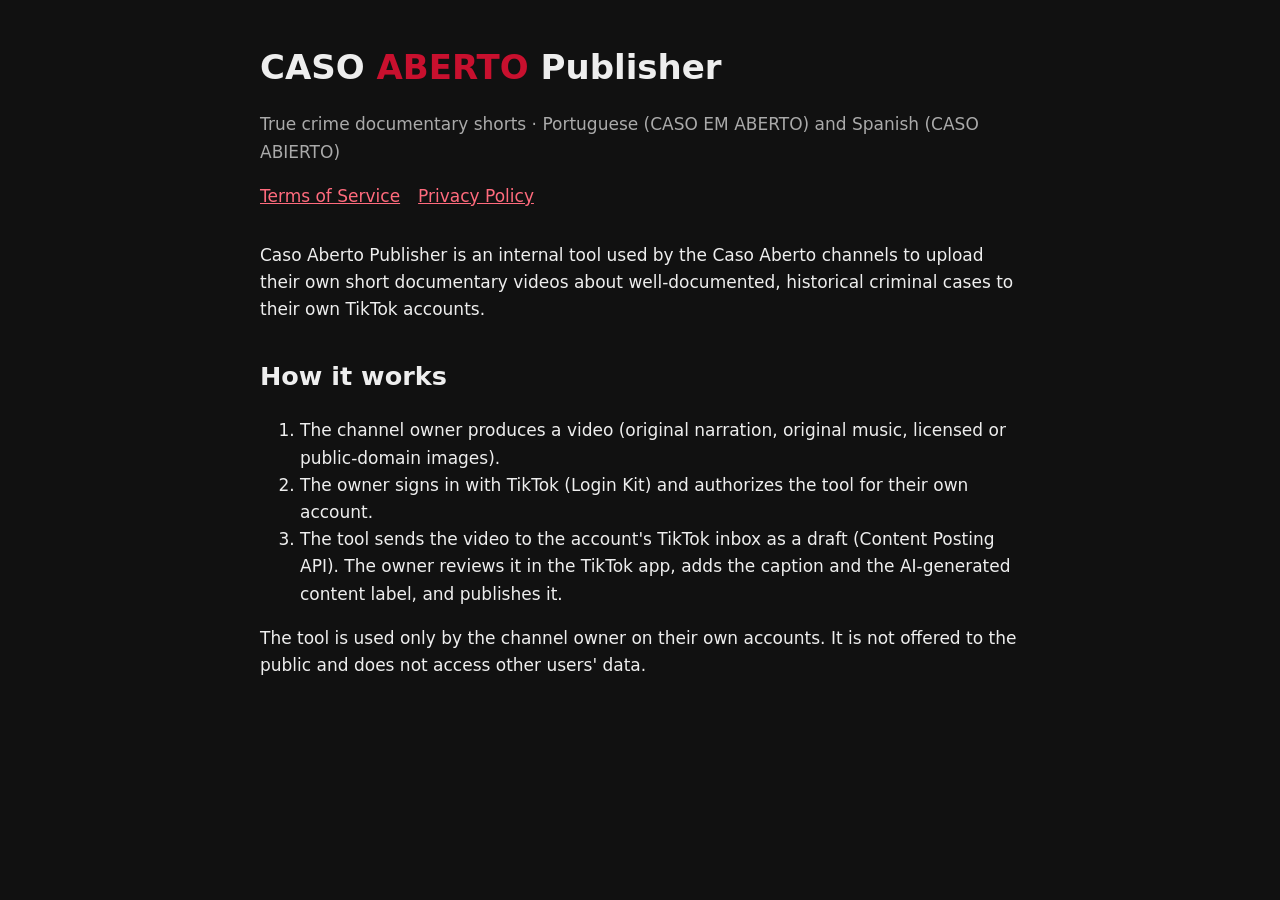
<file: index.html>
<!doctype html><html lang="en"><head><meta charset="utf-8"><meta name="viewport" content="width=device-width,initial-scale=1">
<title>Caso Aberto Publisher</title><link rel="stylesheet" href="estilo.css"></head><body><main>
<h1>CASO <span>ABERTO</span> Publisher</h1>
<p class="mut">True crime documentary shorts · Portuguese (CASO EM ABERTO) and Spanish (CASO ABIERTO)</p>
<nav><a href="terms.html">Terms of Service</a><a href="privacy.html">Privacy Policy</a></nav>
<p>Caso Aberto Publisher is an internal tool used by the Caso Aberto channels to upload their own
short documentary videos about well-documented, historical criminal cases to their own TikTok accounts.</p>
<h2>How it works</h2>
<ol>
<li>The channel owner produces a video (original narration, original music, licensed or public-domain images).</li>
<li>The owner signs in with TikTok (Login Kit) and authorizes the tool for their own account.</li>
<li>The tool sends the video to the account's TikTok inbox as a draft (Content Posting API). The owner reviews it in the TikTok app, adds the caption and the AI-generated content label, and publishes it.</li>
</ol>
<p>The tool is used only by the channel owner on their own accounts. It is not offered to the public and does not access other users' data.</p>
</main></body></html>
</file>
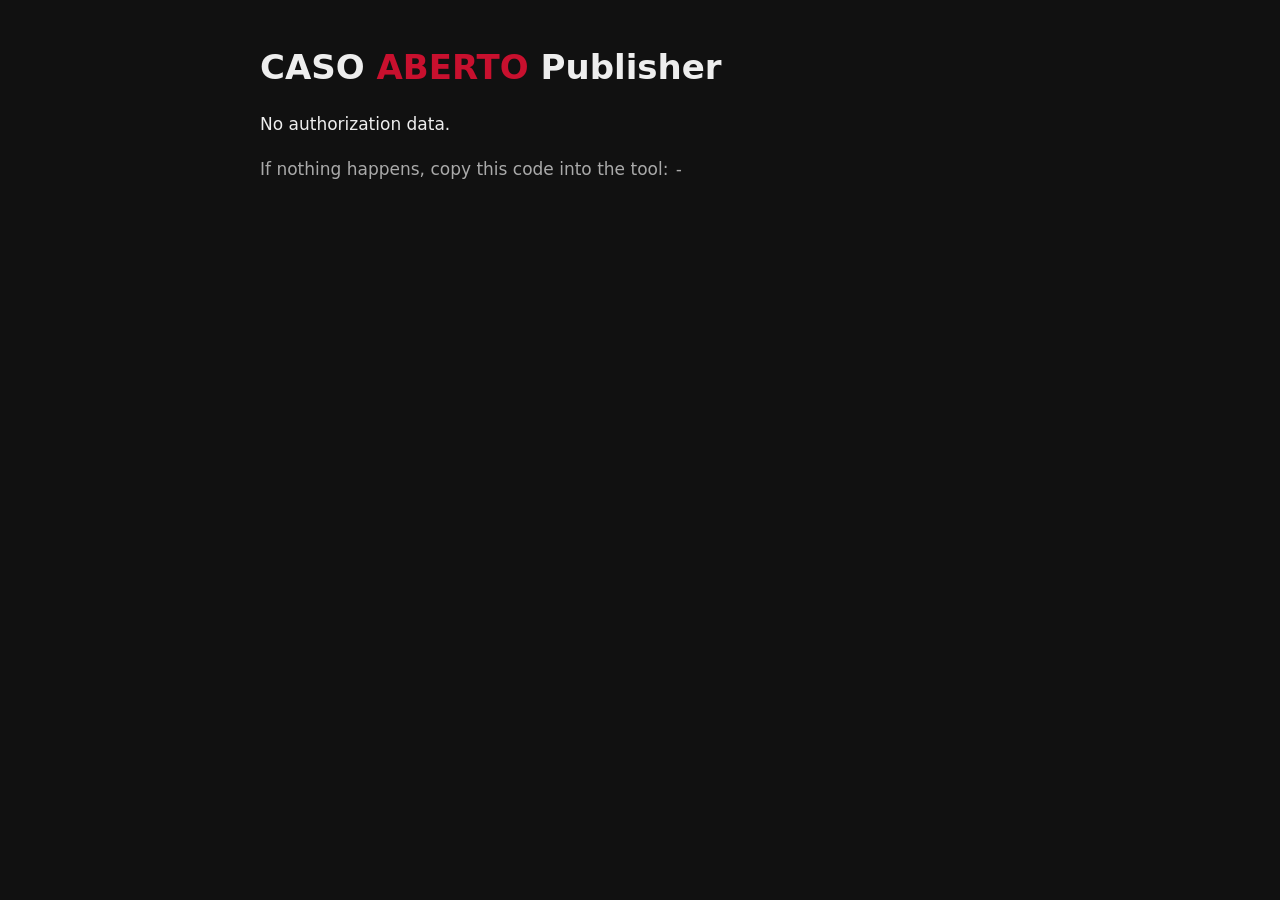
<file: callback.html>
<!doctype html><html lang="en"><head><meta charset="utf-8"><meta name="viewport" content="width=device-width,initial-scale=1">
<title>Caso Aberto Publisher - sign in</title><link rel="stylesheet" href="estilo.css"></head><body><main>
<h1>CASO <span>ABERTO</span> Publisher</h1>
<p id="msg">Finishing sign-in…</p>
<p class="mut">If nothing happens, copy this code into the tool: <code id="code"></code></p>
<script>
  // TikTok devolve ?code=&state= aqui; repassa para o servidor local da ferramenta (no computador do dono do canal)
  const q = location.search;
  document.getElementById("code").textContent = new URLSearchParams(q).get("code") || "-";
  if (q) location.replace("http://localhost:8765/callback" + q);
  else document.getElementById("msg").textContent = "No authorization data.";
</script>
</main></body></html>
</file>
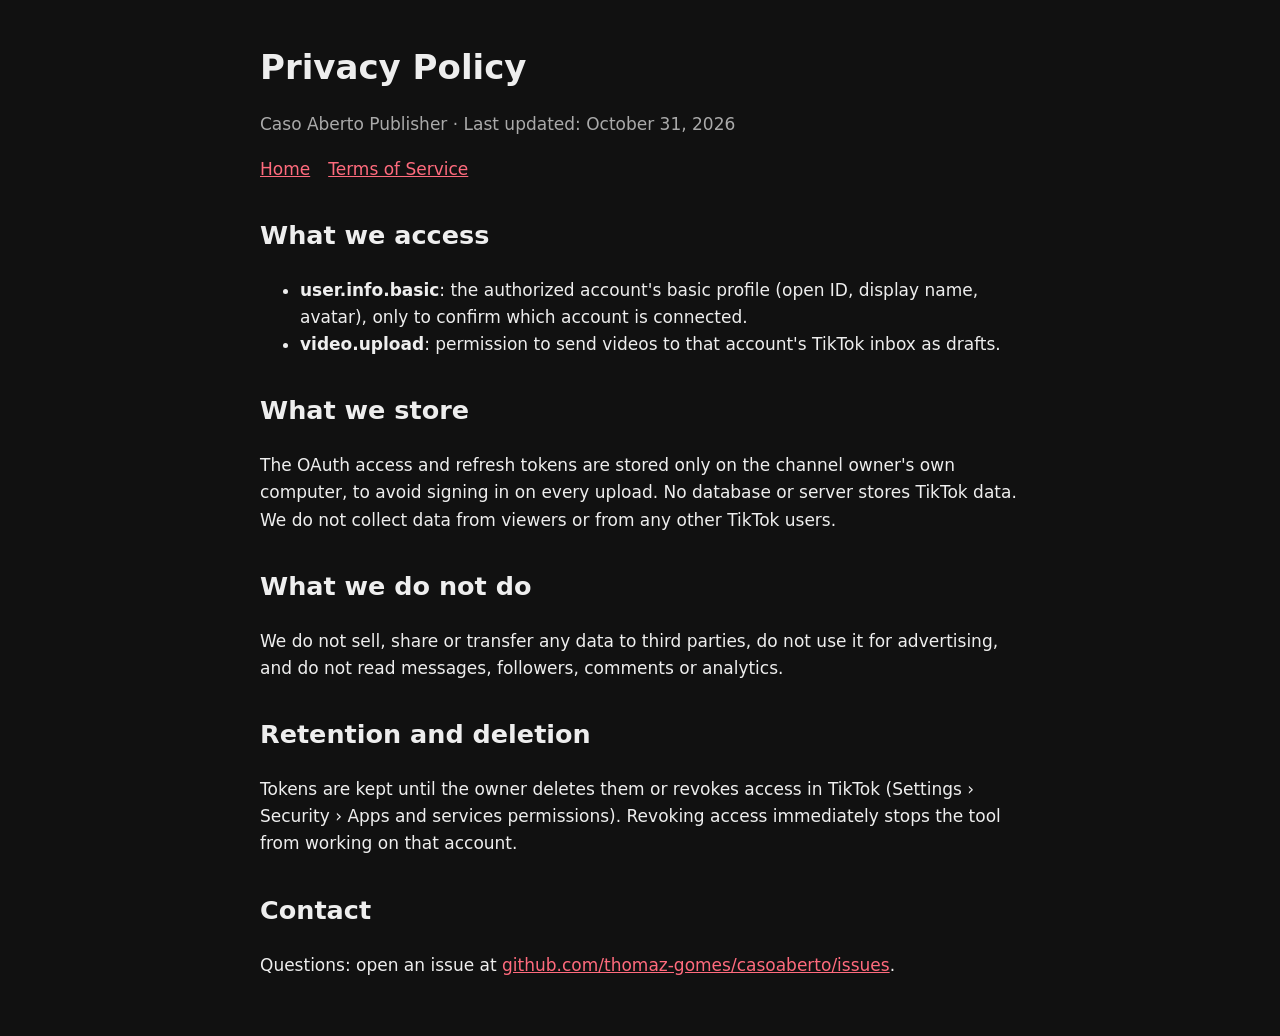
<file: privacy.html>
<!doctype html><html lang="en"><head><meta charset="utf-8"><meta name="viewport" content="width=device-width,initial-scale=1">
<title>Privacy Policy</title><link rel="stylesheet" href="estilo.css"></head><body><main>
<h1>Privacy Policy</h1><p class="mut">Caso Aberto Publisher · Last updated: October 31, 2026</p>
<nav><a href="index.html">Home</a><a href="terms.html">Terms of Service</a></nav>
<h2>What we access</h2><ul>
<li><b>user.info.basic</b>: the authorized account's basic profile (open ID, display name, avatar), only to confirm which account is connected.</li>
<li><b>video.upload</b>: permission to send videos to that account's TikTok inbox as drafts.</li></ul>
<h2>What we store</h2><p>The OAuth access and refresh tokens are stored only on the channel owner's own computer, to avoid signing in on every upload. No database or server stores TikTok data. We do not collect data from viewers or from any other TikTok users.</p>
<h2>What we do not do</h2><p>We do not sell, share or transfer any data to third parties, do not use it for advertising, and do not read messages, followers, comments or analytics.</p>
<h2>Retention and deletion</h2><p>Tokens are kept until the owner deletes them or revokes access in TikTok (Settings › Security › Apps and services permissions). Revoking access immediately stops the tool from working on that account.</p>
<h2>Contact</h2><p>Questions: open an issue at <a href="https://github.com/thomaz-gomes/casoaberto/issues">github.com/thomaz-gomes/casoaberto/issues</a>.</p>
</main></body></html>
</file>
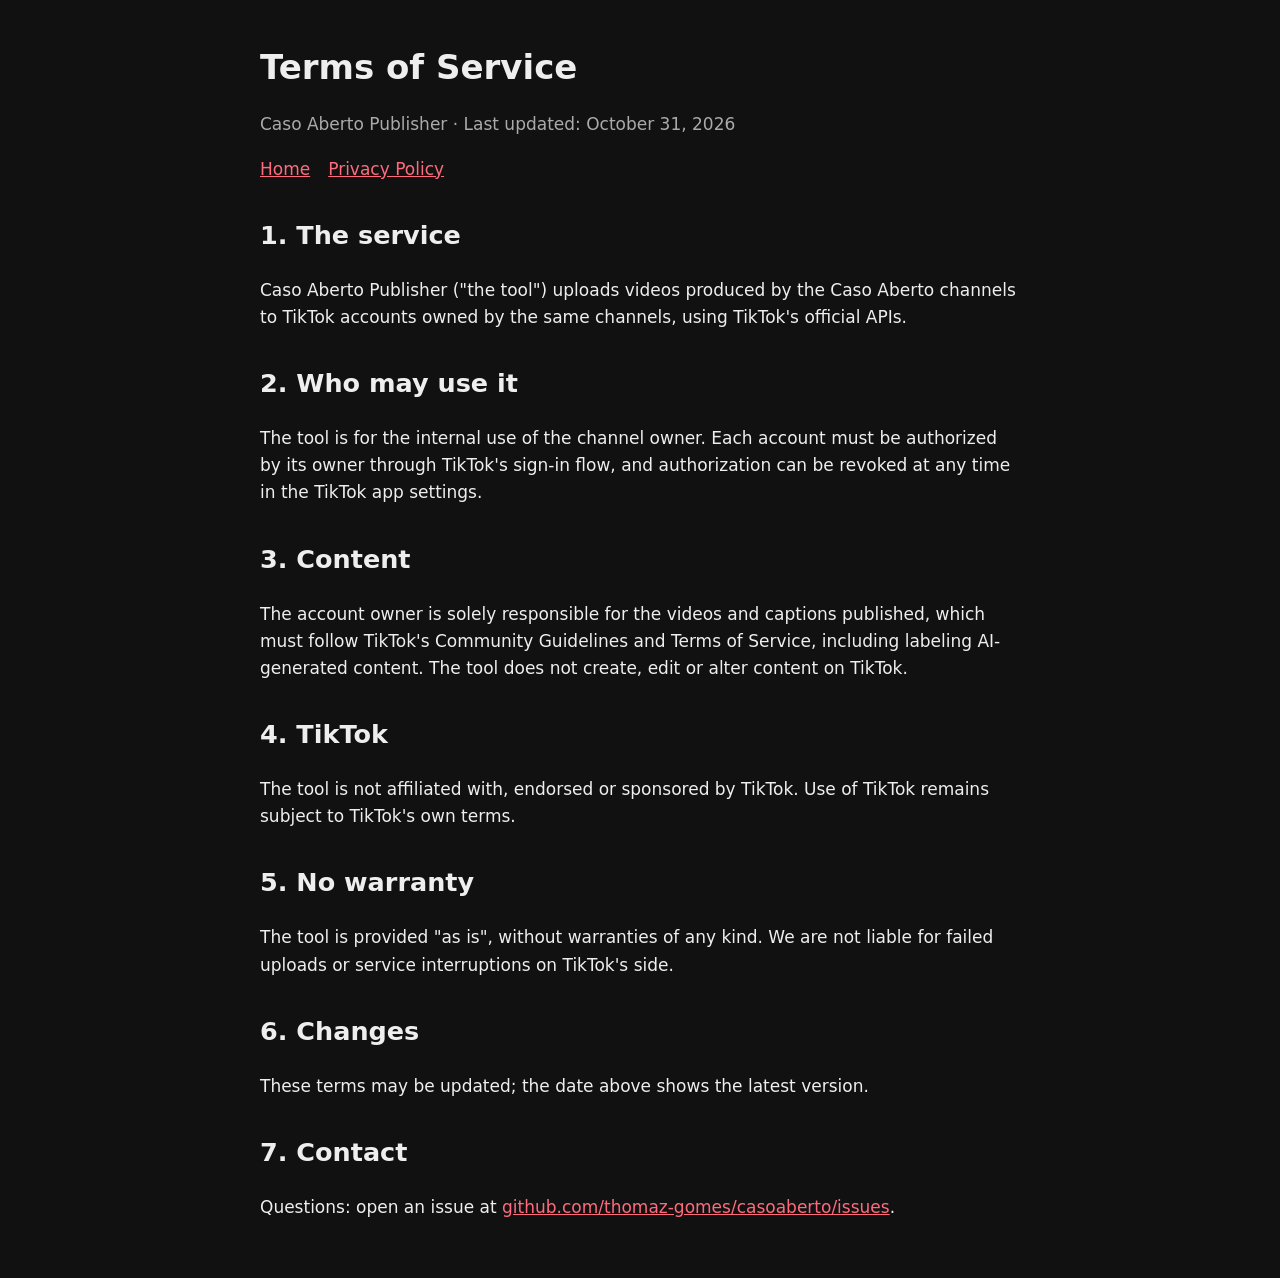
<file: terms.html>
<!doctype html><html lang="en"><head><meta charset="utf-8"><meta name="viewport" content="width=device-width,initial-scale=1">
<title>Terms of Service</title><link rel="stylesheet" href="estilo.css"></head><body><main>
<h1>Terms of Service</h1><p class="mut">Caso Aberto Publisher · Last updated: October 31, 2026</p>
<nav><a href="index.html">Home</a><a href="privacy.html">Privacy Policy</a></nav>
<h2>1. The service</h2><p>Caso Aberto Publisher ("the tool") uploads videos produced by the Caso Aberto channels to TikTok accounts owned by the same channels, using TikTok's official APIs.</p>
<h2>2. Who may use it</h2><p>The tool is for the internal use of the channel owner. Each account must be authorized by its owner through TikTok's sign-in flow, and authorization can be revoked at any time in the TikTok app settings.</p>
<h2>3. Content</h2><p>The account owner is solely responsible for the videos and captions published, which must follow TikTok's Community Guidelines and Terms of Service, including labeling AI-generated content. The tool does not create, edit or alter content on TikTok.</p>
<h2>4. TikTok</h2><p>The tool is not affiliated with, endorsed or sponsored by TikTok. Use of TikTok remains subject to TikTok's own terms.</p>
<h2>5. No warranty</h2><p>The tool is provided "as is", without warranties of any kind. We are not liable for failed uploads or service interruptions on TikTok's side.</p>
<h2>6. Changes</h2><p>These terms may be updated; the date above shows the latest version.</p>
<h2>7. Contact</h2><p>Questions: open an issue at <a href="https://github.com/thomaz-gomes/casoaberto/issues">github.com/thomaz-gomes/casoaberto/issues</a>.</p>
</main></body></html>
</file>
<file: estilo.css>
:root{--bg:#111;--fg:#eee;--mut:#aaa;--red:#c8102e}
body{margin:0;background:var(--bg);color:var(--fg);font:17px/1.6 system-ui,sans-serif}
main{max-width:760px;margin:0 auto;padding:40px 16px}
h1{font-size:34px;margin:0 0 8px}h1 span{color:var(--red)}h2{margin-top:32px}
a{color:#ff6b7d}p.mut,li.mut{color:var(--mut)}
nav{display:flex;gap:18px;margin:16px 0 32px;flex-wrap:wrap}
</file>
